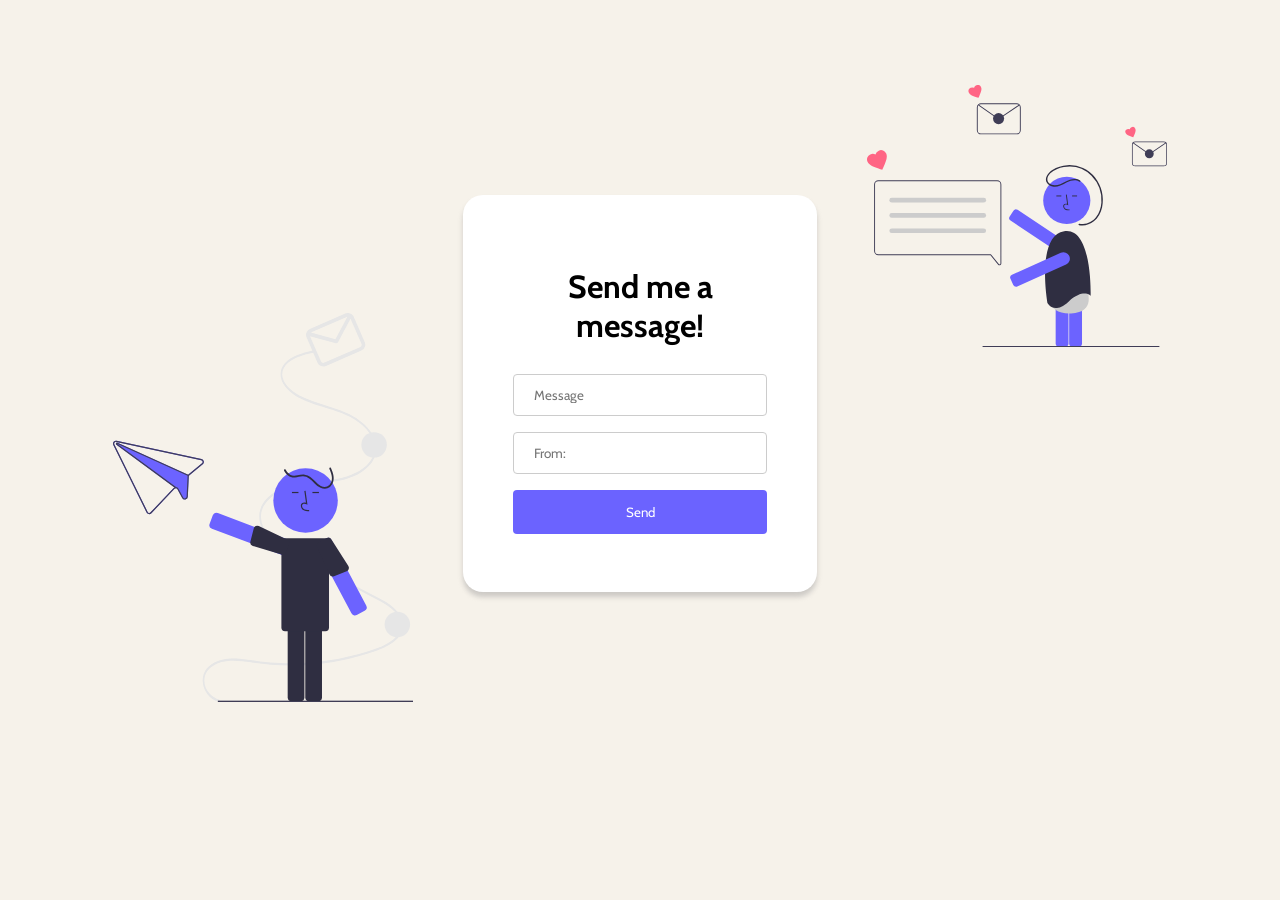
<file: templates/index.html>
<!DOCTYPE html>
<html lang="en">
<head>
    <meta charset="UTF-8">
    <meta name="viewport" content="width=device-width, initial-scale=1.0">
    <title>Inspiration</title>
    <link rel="stylesheet" href="/static/style.css">
    <link rel="preconnect" href="https://fonts.googleapis.com">
    <link rel="preconnect" href="https://fonts.gstatic.com" crossorigin>
    <link href="https://fonts.googleapis.com/css2?family=Cabin&display=swap" rel="stylesheet">
</head>
<body>
    <main>
        <div class="image send">
            <img src="/static/img/send.svg">
        </div>
        <div class="inspiration-box">
            <h1>Send me a message!</h1>
            <form action="/message" method="post">
                <input type="text" name="message" placeholder="Message"> 
                <input type="text" name="name" placeholder="From:">  
                <input type="submit" value="Send" /> 
            </form> 
        </div>
        <div class="image received">
            <img src="/static/img/received.svg">
        </div>
    </main> 
</body>
</html>
</file>
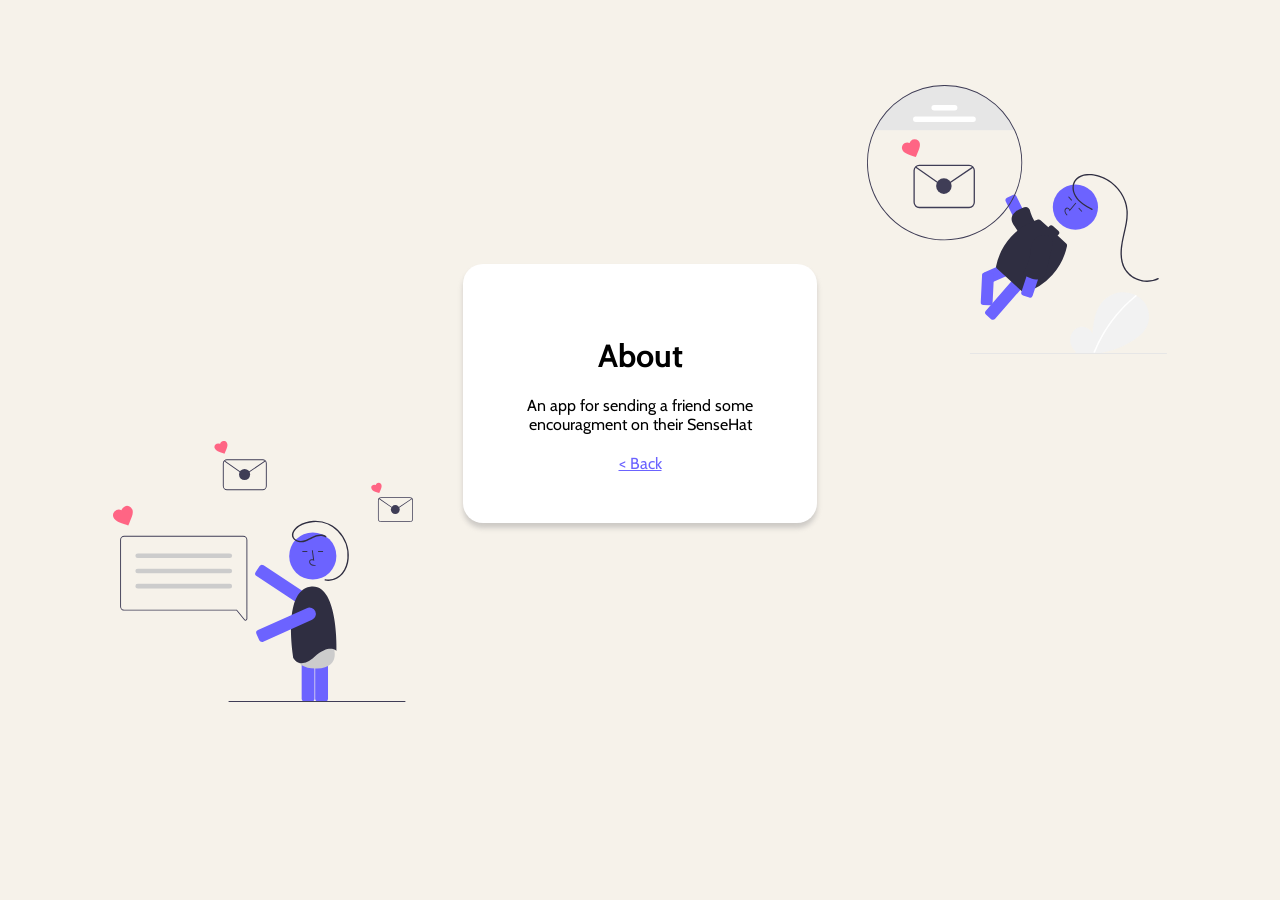
<file: templates/about.html>
<!DOCTYPE html>
<html lang="en">
<head>
    <meta charset="UTF-8">
    <meta name="viewport" content="width=device-width, initial-scale=1.0">
    <title>About Inspiration</title>
    <link rel="stylesheet" href="/static/style.css">
    <link rel="preconnect" href="https://fonts.googleapis.com">
    <link rel="preconnect" href="https://fonts.gstatic.com" crossorigin>
    <link href="https://fonts.googleapis.com/css2?family=Cabin&display=swap" rel="stylesheet">
</head>
<body>
    <main>
        <div class="image send">
            <img src="/static/img/received.svg">
        </div>
        <div class="inspiration-box">
            <h1>About</h1>
            <p>An app for sending a friend some encouragment on their SenseHat</p>
            <a href="/">< Back</a>
        </div>
        <div class="image received">
            <img src="/static/img/inbox.svg">
        </div>
    </main> 
   
</body>
</html>
</file>
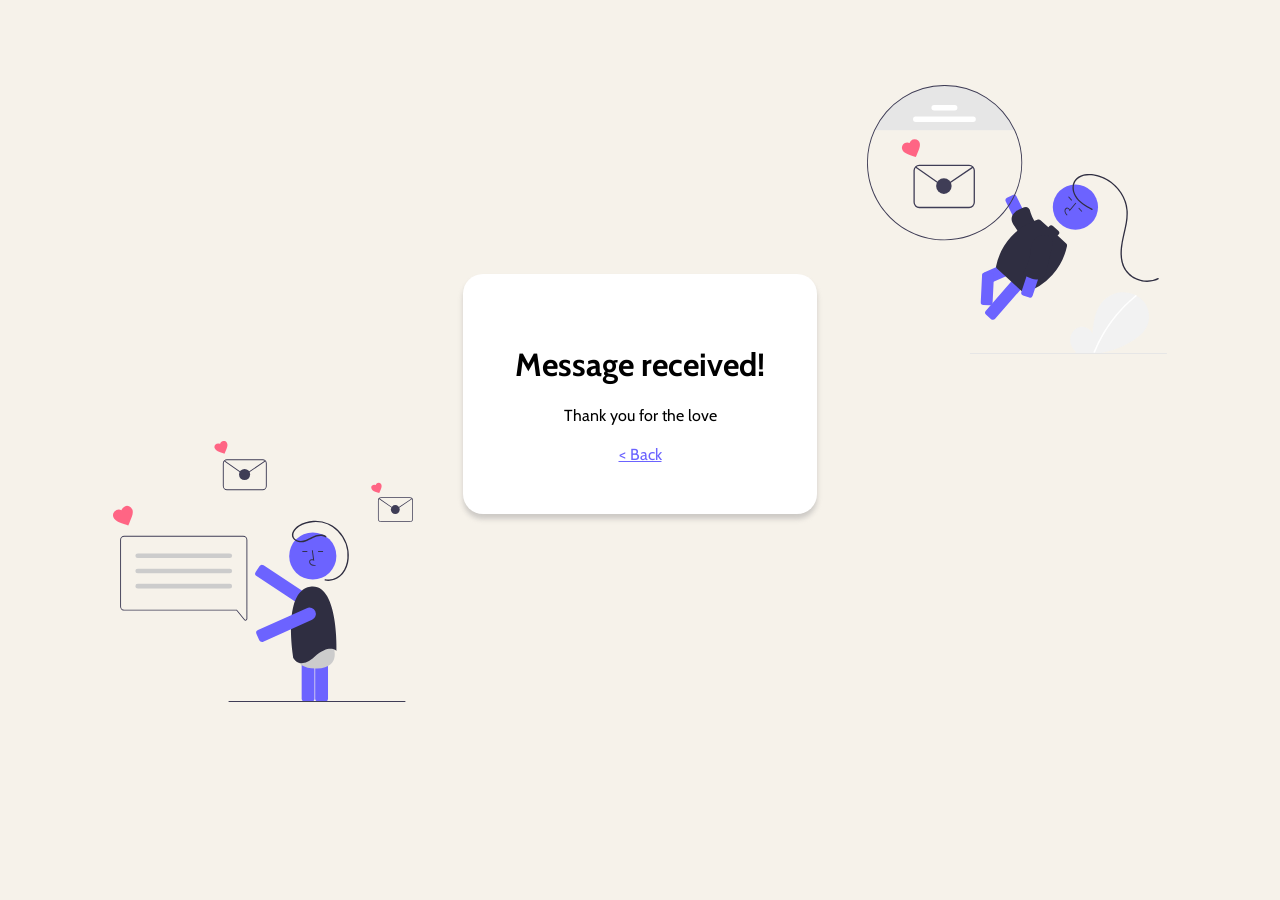
<file: templates/received.html>
<!DOCTYPE html>
<html lang="en">
<head>
    <meta charset="UTF-8">
    <meta name="viewport" content="width=device-width, initial-scale=1.0">
    <title>Inspiration</title>
    <link rel="stylesheet" href="/static/style.css">
    <link rel="stylesheet" href="/static/style.css">
    <link rel="preconnect" href="https://fonts.googleapis.com">
    <link rel="preconnect" href="https://fonts.gstatic.com" crossorigin>
    <link href="https://fonts.googleapis.com/css2?family=Cabin&display=swap" rel="stylesheet">
</head>
<body>
    <main>
        <div class="image send">
            <img src="/static/img/received.svg">
        </div>
        <div class="inspiration-box">
            <h1>Message received!</h1>
            <p>Thank you for the love</p>
            <a href="/">< Back</a>
        </div>
        <div class="image received">
            <img src="/static/img/inbox.svg">
        </div>
    </main> 
   
</body>
</html>
</file>
<file: static/style.css>
html {
    height: 95%;
}

body {
    font-family: 'Cabin', sans-serif;
    background-color: #f6f2ea;
    height: 95%;
}

main {
    display: flex;
    flex-direction: row;
    justify-content: center;
    align-items: center;
    width: 100%;
    height: 95%;
}

a {
    display: block;
    color: #6b63ff;
    margin-top: 20px;
}

.inspiration-box {
    background-color: white;
    width: 25%;
    padding: 50px;
    box-shadow: 0px 5px 5px rgba(162, 161, 161, 0.486);
    border-radius: 20px;
    text-align: center;
}
input {
    font-family: 'Cabin', sans-serif;
}

input[type=text], select {
    width: 100%;
    padding: 12px 20px;
    margin: 8px 0;
    display: inline-block;
    border: 1px solid #ccc;
    border-radius: 4px;
    box-sizing: border-box;
}

input[type=color] {
    width: 100%;
    /* padding: 12px 20px; */
    margin: 8px 0;
    display: inline;
    border: 1px solid #ccc;
    border-radius: 4px;
    box-sizing: border-box;
}
  
input[type=submit] {
    width: 100%;
    background-color: #6b63ff;
    color: white;
    padding: 14px 20px;
    margin: 8px 0;
    border: none;
    border-radius: 4px;
    cursor: pointer;
}
  
input[type=submit]:hover {
    background-color: #4742aa;
}

/* label {
    display: inline;
    color: grey;
    font-size: 14px;
} */

.image {
    display: flex;
    flex-direction: row;
    width: 35%;
    height: 80%;
    padding: 50px;
}

.image.send {
    justify-content: flex-end;
    align-items: flex-end;
}

.image img {
    width: 300px;
    height: auto;
}

.image.received {
    justify-content: flex-start;
    align-items: flex-start;
}
</file>
